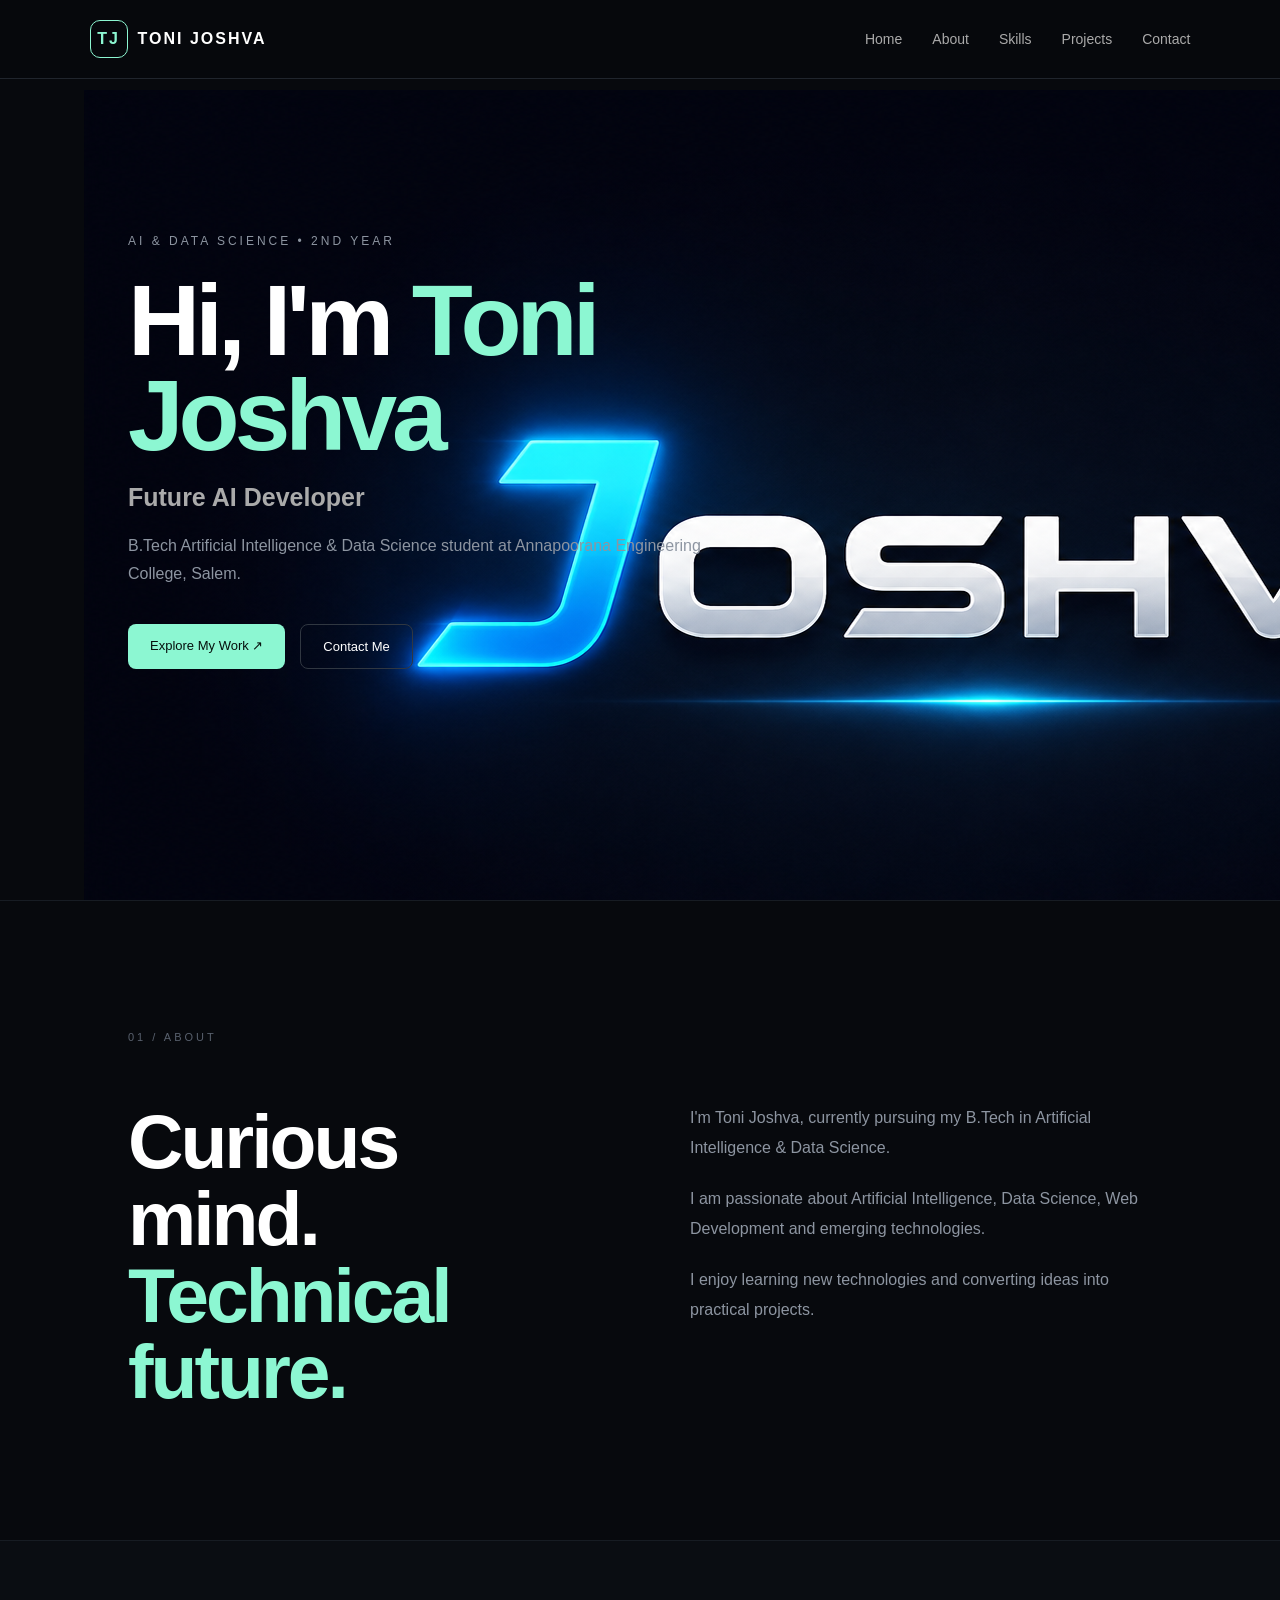
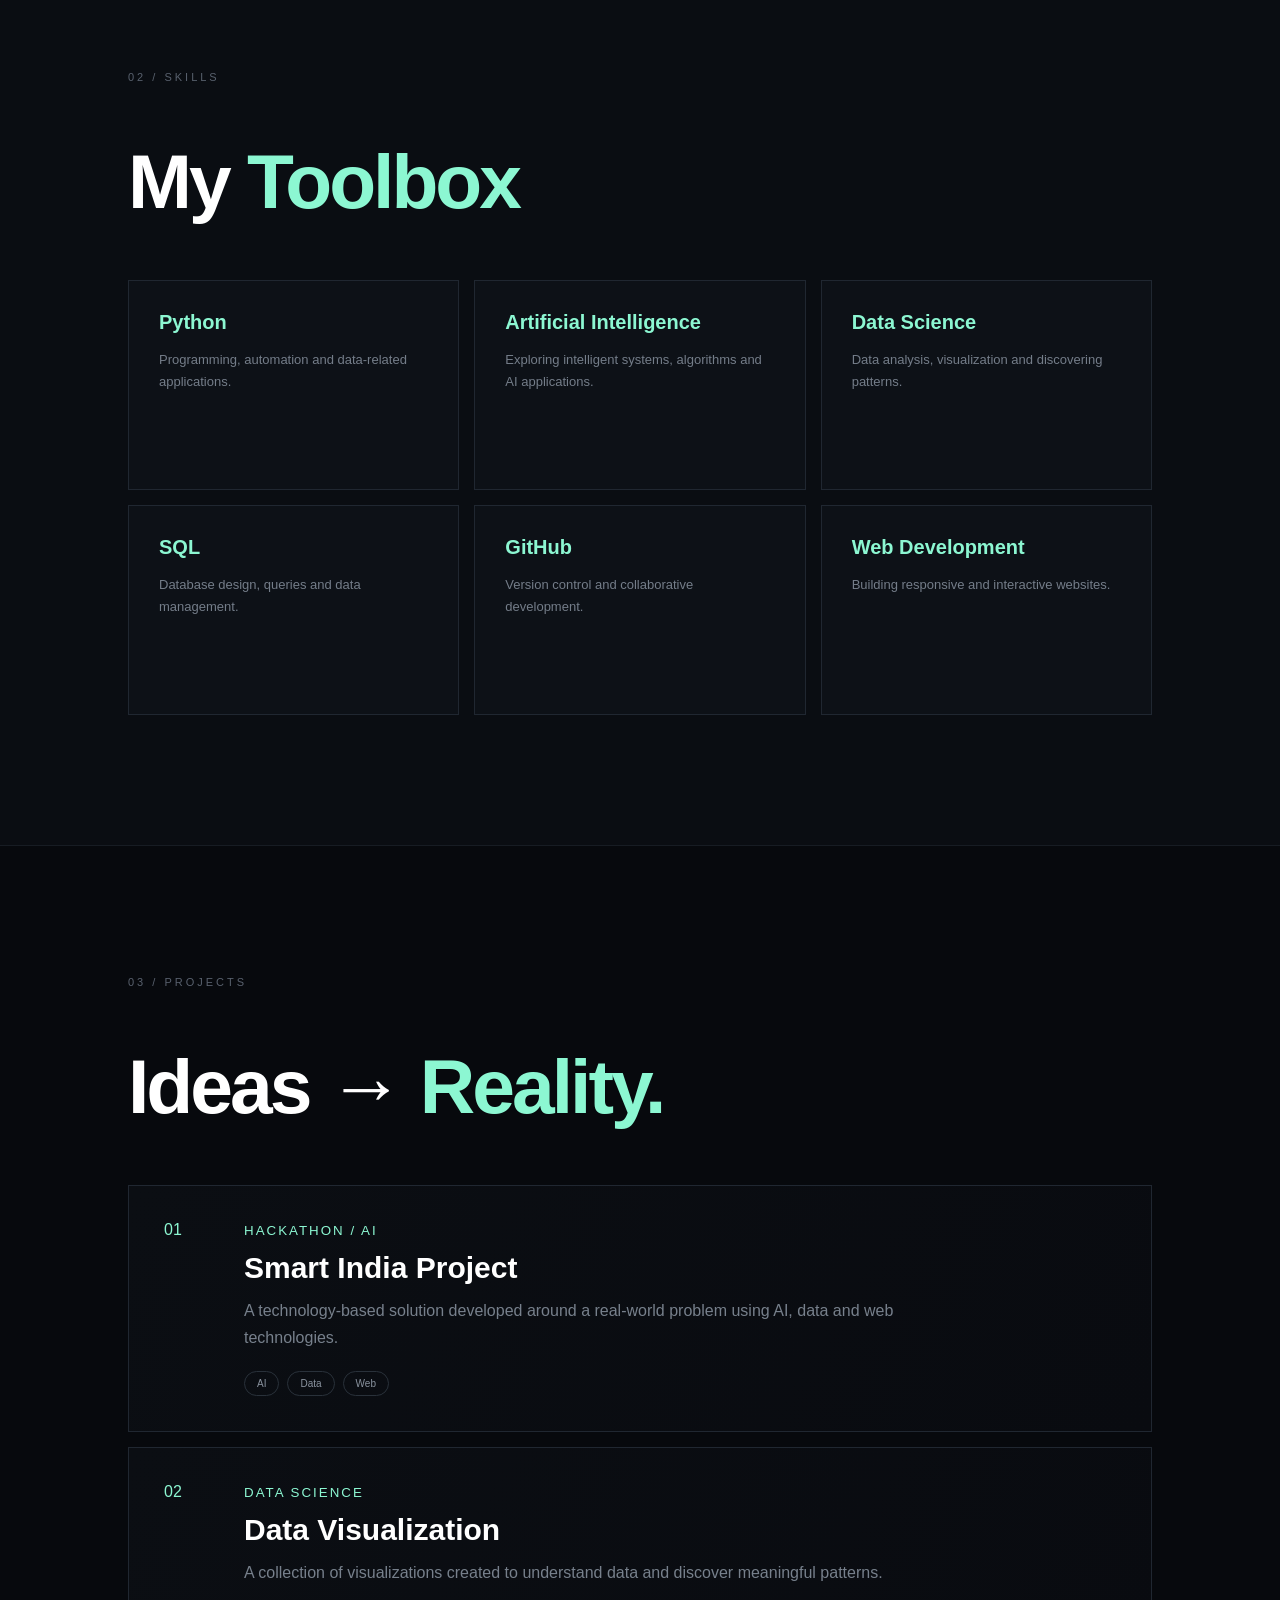
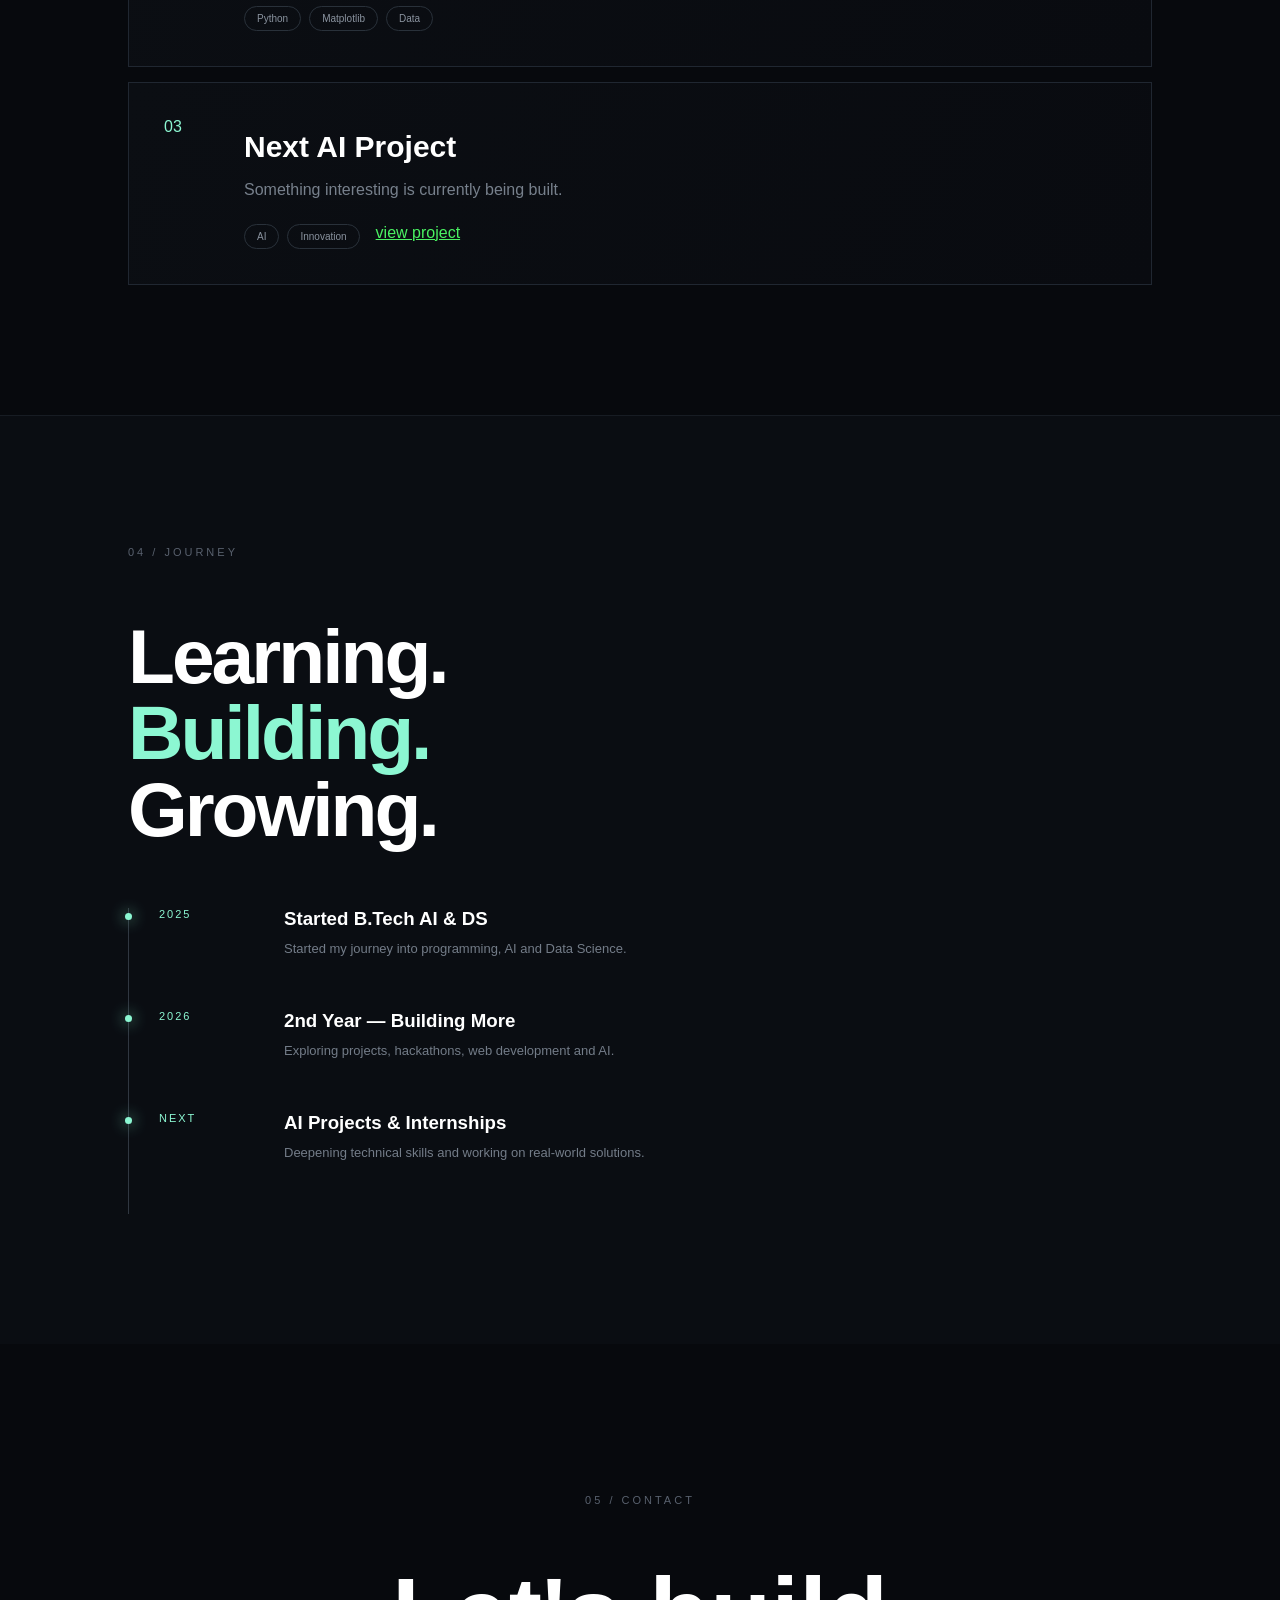
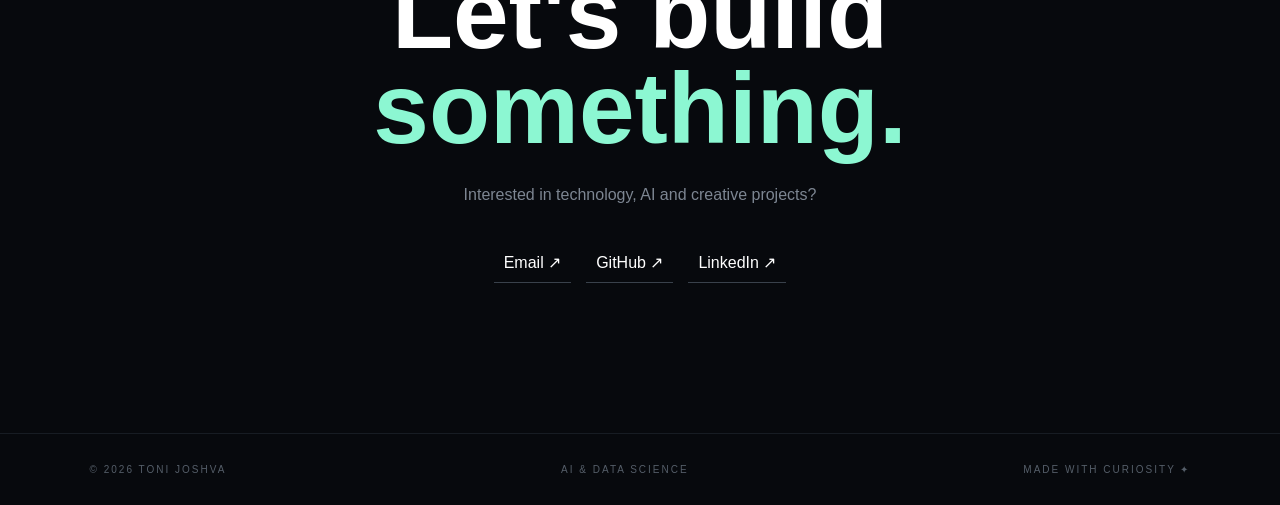
<file: index.html>
<!DOCTYPE html>
<html lang="en">
<head>
    <meta charset="UTF-8">
    <meta name="viewport" content="width=device-width, initial-scale=1.0">

    <title>Toni Joshva | AI & Data Science</title>

    <link rel="stylesheet" href="style.css">
    <link rel="icon" href="ChatGPT Image Aug 22, 2026, 09_42_36 PM.png">
</head>

<body>

    <!-- Navigation -->
    <nav class="navbar">
        <div class="logo">
            <span>TJ</span>
            TONI JOSHVA
        </div>

        <div class="nav-links">
            <a href="#home">Home</a>
            <a href="#about">About</a>
            <a href="#skills">Skills</a>
            <a href="#projects">Projects</a>
            <a href="#contact">Contact</a>
        </div>
    </nav>


    <!-- HERO SECTION -->
    <section id="home" class="hero">

        <div class="hero-content">

            <p class="small-title">
                AI & DATA SCIENCE • 2ND YEAR
            </p>

            <h1>
                Hi, I'm
                <span>Toni Joshva</span>
            </h1>

            <h2>
                Future AI Developer
            </h2>

            <p>
                B.Tech Artificial Intelligence & Data Science student
                at Annapoorana Engineering College, Salem.
            </p>

            <div class="buttons">
                <a href="#projects" class="btn primary">
                    Explore My Work ↗
                </a>

                <a href="#contact" class="btn secondary">
                    Contact Me
                </a>
            </div>

        </div>

        <div class="hero-orb">
            <div class="orb-text"><img src="ChatGPT Image Aug 22, 2026, 09_42_36 PM.png" alt=""></div>
        </div>

    </section>


    <!-- ABOUT -->
    <section id="about" class="section">

        <p class="section-number">01 / ABOUT</p>

        <div class="about-container">

            <div>
                <h2>
                    Curious mind.<br>
                    <span>Technical future.</span>
                </h2>
            </div>

            <div class="about-text">

                <p>
                    I'm Toni Joshva, currently pursuing my
                    B.Tech in Artificial Intelligence & Data Science.
                </p>

                <p>
                    I am passionate about Artificial Intelligence,
                    Data Science, Web Development and emerging
                    technologies.
                </p>

                <p>
                    I enjoy learning new technologies and converting
                    ideas into practical projects.
                </p>

            </div>

        </div>

    </section>


    <!-- SKILLS -->
    <section id="skills" class="section skills">

        <p class="section-number">02 / SKILLS</p>

        <h2>
            My <span>Toolbox</span>
        </h2>

        <div class="skills-grid">

            <div class="skill-card">
                <h3>Python</h3>
                <p>
                    Programming, automation and
                    data-related applications.
                </p>
            </div>

            <div class="skill-card">
                <h3>Artificial Intelligence</h3>
                <p>
                    Exploring intelligent systems,
                    algorithms and AI applications.
                </p>
            </div>

            <div class="skill-card">
                <h3>Data Science</h3>
                <p>
                    Data analysis, visualization
                    and discovering patterns.
                </p>
            </div>

            <div class="skill-card">
                <h3>SQL</h3>
                <p>
                    Database design, queries and
                    data management.
                </p>
            </div>

            <div class="skill-card">
                <h3>GitHub</h3>
                <p>
                    Version control and
                    collaborative development.
                </p>
            </div>

            <div class="skill-card">
                <h3>Web Development</h3>
                <p>
                    Building responsive and
                    interactive websites.
                </p>
            </div>

        </div>

    </section>


    <!-- PROJECTS -->
    <section id="projects" class="section">

        <p class="section-number">03 / PROJECTS</p>

        <h2>
            Ideas → <span>Reality.</span>
        </h2>

        <div class="projects">

            <div class="project-card">

                <div class="project-number">
                    01
                </div>

                <div>
                    <small>HACKATHON / AI</small>

                    <h3>
                        Smart India Project
                    </h3>

                    <p>
                        A technology-based solution developed
                        around a real-world problem using
                        AI, data and web technologies.
                    </p>

                    <div class="tags">
                        <span>AI</span>
                        <span>Data</span>
                        <span>Web</span>
                    </div>

                </div>

            </div>


            <div class="project-card">

                <div class="project-number">
                    02
                </div>

                <div>

                    <small>DATA SCIENCE</small>

                    <h3>
                        Data Visualization
                    </h3>

                    <p>
                        A collection of visualizations created
                        to understand data and discover
                        meaningful patterns.
                    </p>

                    <div class="tags">
                        <span>Python</span>
                        <span>Matplotlib</span>
                        <span>Data</span>
                    </div>

                </div>

            </div>


            <div class="project-card">

                <div class="project-number">
                    03
                </div>

                <div>

                    <small></small>

                    <h3>
                        Next AI Project
                    </h3>

                    <p>
                        Something interesting is currently
                        being built.
                    </p>

                    <div class="tags">
                        <span>AI</span>
                        <span>Innovation</span>
                        <br>
                        <a href="https://tonijoshva.github.io/flash%20card/" style="color: #4AF262;">view project</a>
                    </div>

                </div>

            </div>

        </div>

    </section>


    <!-- JOURNEY -->
    <section class="section journey">

        <p class="section-number">04 / JOURNEY</p>

        <h2>
            Learning.<br>
            <span>Building.</span><br>
            Growing.
        </h2>

        <div class="timeline">

            <div class="timeline-item">

                <span>2025</span>

                <div>
                    <h3>
                        Started B.Tech AI & DS
                    </h3>

                    <p>
                        Started my journey into
                        programming, AI and Data Science.
                    </p>
                </div>

            </div>


            <div class="timeline-item">

                <span>2026</span>

                <div>
                    <h3>
                        2nd Year — Building More
                    </h3>

                    <p>
                        Exploring projects, hackathons,
                        web development and AI.
                    </p>
                </div>

            </div>


            <div class="timeline-item">

                <span>NEXT</span>

                <div>
                    <h3>
                        AI Projects & Internships
                    </h3>

                    <p>
                        Deepening technical skills and
                        working on real-world solutions.
                    </p>
                </div>

            </div>

        </div>

    </section>


    <!-- CONTACT -->
    <section id="contact" class="contact">

        <p class="section-number">
            05 / CONTACT
        </p>

        <h2>
            Let's build<br>
            <span>something.</span>
        </h2>

        <p>
            Interested in technology, AI and
            creative projects?
        </p>

        <div class="contact-links">

            <a href="mailto:tonijoshvavijay10@gmail.com">
                Email ↗
            </a>

            <a href="https://github.com/"
               target="_blank">
                GitHub ↗
            </a>

            <a href="https://linkedin.com/"
               target="_blank">
                LinkedIn ↗
            </a>

        </div>

    </section>


    <!-- FOOTER -->
    <footer>

        <p>
            © 2026 TONI JOSHVA
        </p>

        <p>
            AI & DATA SCIENCE
        </p>

        <p>
            MADE WITH CURIOSITY ✦
        </p>

    </footer>


    <script src="script.js"></script>

</body>
</html>
</file>
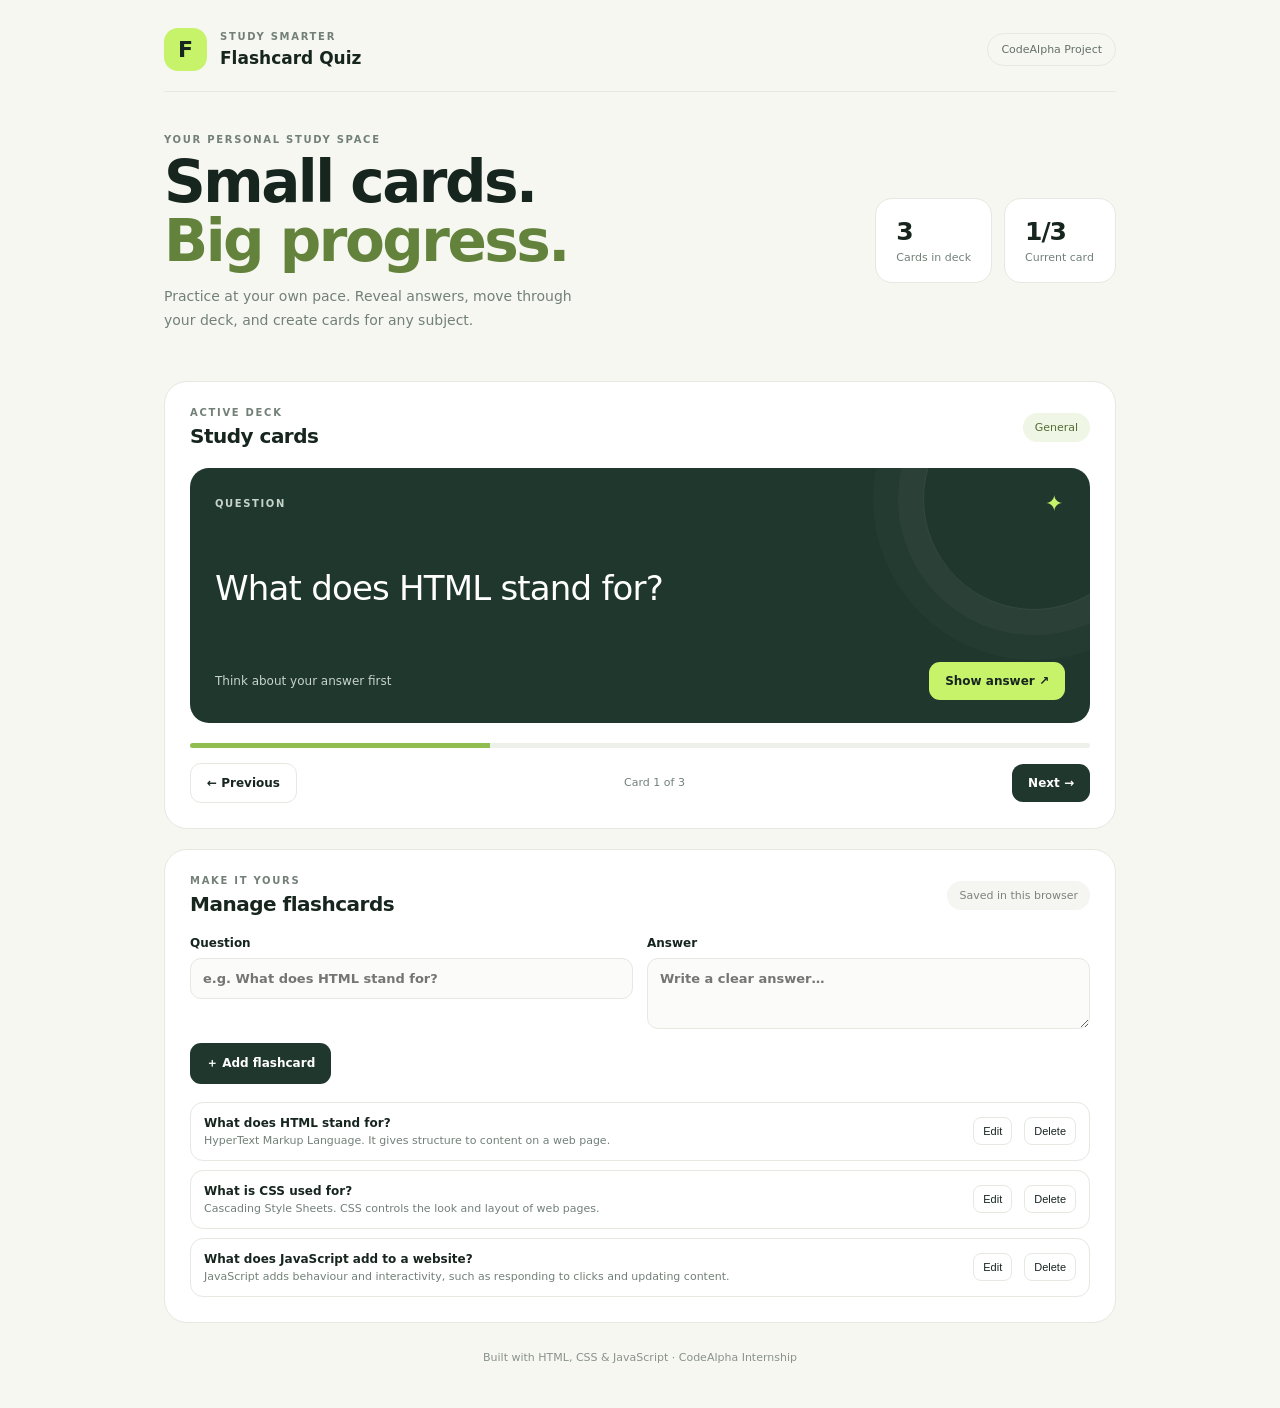
<file: flash card/index.html>
<!doctype html>
<html lang="en">
<head>
  <meta charset="utf-8">
  <meta name="viewport" content="width=device-width, initial-scale=1">
  <title>Flashcard Quiz | CodeAlpha</title>
  <link rel="stylesheet" href="style.css">
</head>
<body>
  <main class="app-shell">
    <header class="topbar">
      <div class="brand-mark">F</div>
      <div><p class="eyebrow">STUDY SMARTER</p><h1>Flashcard Quiz</h1></div>
      <span class="pill">CodeAlpha Project</span>
    </header>

    <section class="intro">
      <div>
        <p class="eyebrow">YOUR PERSONAL STUDY SPACE</p>
        <h2>Small cards.<br><span>Big progress.</span></h2>
        <p class="subtext">Practice at your own pace. Reveal answers, move through your deck, and create cards for any subject.</p>
      </div>
      <div class="stats">
        <div><strong id="cardCount">0</strong><span>Cards in deck</span></div>
        <div><strong id="position">0/0</strong><span>Current card</span></div>
      </div>
    </section>

    <section class="study-area">
      <div class="section-heading"><div><p class="eyebrow">ACTIVE DECK</p><h3>Study cards</h3></div><span id="categoryLabel" class="tag">General</span></div>
      <div class="flashcard" id="flashcard">
        <div class="card-top"><span id="sideLabel">QUESTION</span><span class="sparkle">✦</span></div>
        <div class="card-content"><p id="cardText">Loading your first card…</p></div>
        <div class="card-bottom"><span id="cardHint">Think about your answer first</span><button id="showAnswer" class="button button-light">Show answer ↗</button></div>
      </div>
      <div class="progress-track"><div id="progressBar"></div></div>
      <div class="nav-row">
        <button id="prevBtn" class="button button-outline">← Previous</button>
        <span id="navCount">Card 1 of 1</span>
        <button id="nextBtn" class="button button-dark">Next →</button>
      </div>
    </section>

    <section class="manage-area">
      <div class="section-heading"><div><p class="eyebrow">MAKE IT YOURS</p><h3>Manage flashcards</h3></div><span class="tag tag-soft">Saved in this browser</span></div>
      <form id="cardForm" class="editor">
        <label>Question<input id="questionInput" maxlength="240" placeholder="e.g. What does HTML stand for?" required></label>
        <label>Answer<textarea id="answerInput" maxlength="600" rows="3" placeholder="Write a clear answer…" required></textarea></label>
        <div class="form-actions"><button class="button button-dark" type="submit" id="saveBtn">＋ Add flashcard</button><button class="button button-outline" type="button" id="cancelEdit" hidden>Cancel edit</button></div>
      </form>
      <div id="manageList" class="manage-list"></div>
    </section>
    <footer>Built with HTML, CSS & JavaScript · CodeAlpha Internship</footer>
  </main>
  <script src="script.js"></script>
</body>
</html>
</file>
<file: style.css>
* {
    margin: 0;
    padding: 0;
    box-sizing: border-box;
}

html {
    scroll-behavior: smooth;
}

body {
    background: #07090d;
    color: #ffffff;
    font-family: Arial, sans-serif;
    overflow-x: hidden;
}


/* ================= NAVBAR ================= */

.navbar {
    position: fixed;
    top: 0;
    left: 0;
    width: 100%;

    display: flex;
    justify-content: space-between;
    align-items: center;

    padding: 20px 7%;

    background: rgba(7, 9, 13, 0.75);
    backdrop-filter: blur(15px);

    border-bottom: 1px solid #20252d;

    z-index: 1000;
}

.logo {
    display: flex;
    align-items: center;
    gap: 10px;

    font-weight: bold;
    letter-spacing: 2px;
}

.logo span {
    display: grid;
    place-items: center;

    width: 38px;
    height: 38px;

    border: 1px solid #8cf7d2;
    border-radius: 10px;

    color: #8cf7d2;
}

.nav-links {
    display: flex;
    gap: 30px;
}

.nav-links a {
    color: #aaa;
    text-decoration: none;
    font-size: 14px;

    transition: 0.3s;
}

.nav-links a:hover {
    color: #8cf7d2;
}


/* ================= HERO ================= */

.hero {
    min-height: 100vh;

    display: flex;
    align-items: center;

    padding: 150px 10%;

    position: relative;

    overflow: hidden;
}

.hero-content {
    max-width: 750px;

    position: relative;
    z-index: 5;

    animation: fadeUp 1.2s ease;
}

.small-title {
    color: #8cf7d2;

    letter-spacing: 3px;
    font-size: 12px;

    margin-bottom: 20px;
}

.hero h1 {
    font-size: clamp(50px, 8vw, 100px);

    line-height: 0.95;

    margin-bottom: 20px;

    letter-spacing: -5px;
}

.hero h1 span {
    color: #8cf7d2;
}

.hero h2 {
    font-size: 25px;
    color: #aaa;

    margin-bottom: 20px;
}

.hero p {
    color: #8d95a1;

    max-width: 600px;

    line-height: 1.8;
}

.buttons {
    display: flex;
    gap: 15px;

    margin-top: 35px;
}

.btn {
    padding: 14px 22px;

    text-decoration: none;

    border-radius: 8px;

    font-size: 13px;

    transition: 0.3s;
}

.primary {
    background: #8cf7d2;
    color: #06100d;
}

.primary:hover {
    transform: translateY(-5px);

    box-shadow:
        0 15px 40px rgba(140, 247, 210, 0.2);
}

.secondary {
    color: white;

    border: 1px solid #303741;
}

.secondary:hover {
    border-color: #8cf7d2;
}


/* ================= ORB ================= */

.hero-orb {
    position: absolute;

    right: 70%;
    top: 10%;

    width: 300px;
    height: 300px;

    border-radius: 50%;

    background:
        radial-gradient(
            circle,
            rgba(140, 247, 210, 0.2),
            transparent 65%
        );

    animation: floating 6s ease-in-out infinite;
}

.orb-text {
    position: absolute;

    inset: 0;

    display: grid;
    place-items: center;

    font-size: 80px;
    font-weight: bold;

    color: #8cf7d2;

    text-shadow:
        0 0 40px rgba(140, 247, 210, 0.5);
}


/* ================= SECTIONS ================= */

.section {
    padding: 130px 10%;

    border-top: 1px solid #171c23;
}

.section-number {
    color: #59616e;

    font-size: 11px;

    letter-spacing: 3px;

    margin-bottom: 60px;
}

.section h2 {
    font-size: clamp(45px, 6vw, 80px);

    line-height: 1;

    letter-spacing: -3px;
}

.section h2 span {
    color: #8cf7d2;
}


/* ================= ABOUT ================= */

.about-container {
    display: grid;

    grid-template-columns: 1fr 1fr;

    gap: 100px;
}

.about-text {
    color: #8d95a1;

    line-height: 1.9;
}

.about-text p {
    margin-bottom: 20px;
}


/* ================= SKILLS ================= */

.skills {
    background: #0a0d12;
}

.skills-grid {
    margin-top: 60px;

    display: grid;

    grid-template-columns:
        repeat(3, 1fr);

    gap: 15px;
}

.skill-card {
    padding: 30px;

    min-height: 210px;

    border: 1px solid #202731;

    background: #0d1117;

    transition: 0.4s;
}

.skill-card:hover {
    transform: translateY(-8px);

    border-color: #8cf7d2;

    box-shadow:
        0 20px 50px rgba(140, 247, 210, 0.05);
}

.skill-card h3 {
    color: #8cf7d2;

    margin-bottom: 15px;

    font-size: 20px;
}

.skill-card p {
    color: #747d89;

    line-height: 1.7;

    font-size: 13px;
}


/* ================= PROJECTS ================= */

.projects {
    margin-top: 60px;

    display: grid;

    gap: 15px;
}

.project-card {
    padding: 35px;

    display: grid;

    grid-template-columns: 60px 1fr;

    gap: 20px;

    border: 1px solid #202731;

    background:
        linear-gradient(
            120deg,
            #0b0e13,
            #090b10
        );

    transition: 0.4s;
}

.project-card:hover {
    transform: translateX(8px);

    border-color: #8cf7d2;
}

.project-number {
    color: #8cf7d2;
}

.project-card small {
    color: #8cf7d2;

    letter-spacing: 2px;
}

.project-card h3 {
    font-size: 30px;

    margin: 12px 0;
}

.project-card p {
    color: #77808c;

    max-width: 650px;

    line-height: 1.7;
}

.tags {
    display: flex;

    gap: 8px;

    margin-top: 20px;
}

.tags span {
    padding: 6px 12px;

    border: 1px solid #29313a;

    border-radius: 20px;

    font-size: 10px;

    color: #8a939f;
}


/* ================= JOURNEY ================= */

.journey {
    background: #0a0d12;
}

.timeline {
    margin-top: 60px;

    border-left: 1px solid #303741;
}

.timeline-item {
    display: grid;

    grid-template-columns: 100px 1fr;

    gap: 25px;

    padding: 0 0 50px 30px;

    position: relative;
}

.timeline-item::before {
    content: "";

    position: absolute;

    left: -4px;

    top: 5px;

    width: 7px;
    height: 7px;

    background: #8cf7d2;

    border-radius: 50%;

    box-shadow:
        0 0 15px #8cf7d2;
}

.timeline-item span {
    color: #8cf7d2;

    font-size: 11px;

    letter-spacing: 2px;
}

.timeline-item h3 {
    margin-bottom: 8px;
}

.timeline-item p {
    color: #737c88;

    line-height: 1.7;

    font-size: 13px;
}


/* ================= CONTACT ================= */

.contact {
    text-align: center;

    padding: 150px 10%;
}

.contact h2 {
    font-size: clamp(55px, 8vw, 100px);

    line-height: .95;
}

.contact h2 span {
    color: #8cf7d2;
}

.contact > p:not(.section-number) {
    color: #7d8692;

    margin: 25px auto;

    max-width: 500px;

    line-height: 1.7;
}

.contact-links {
    display: flex;

    justify-content: center;

    gap: 15px;

    margin-top: 35px;
}

.contact-links a {
    color: white;

    text-decoration: none;

    border-bottom: 1px solid #39414b;

    padding: 10px;

    transition: 0.3s;
}

.contact-links a:hover {
    color: #8cf7d2;

    border-color: #8cf7d2;
}


/* ================= FOOTER ================= */

footer {
    border-top: 1px solid #171c23;

    padding: 30px 7%;

    display: flex;

    justify-content: space-between;

    color: #555e69;

    font-size: 10px;

    letter-spacing: 2px;
}


/* ================= ANIMATIONS ================= */

@keyframes fadeUp {

    from {
        opacity: 0;
        transform: translateY(40px);
    }

    to {
        opacity: 1;
        transform: translateY(0);
    }

}

@keyframes floating {

    0%,
    100% {
        transform: translateY(0);
    }

    50% {
        transform: translateY(-30px);
    }

}


/* ================= MOBILE ================= */

@media (max-width: 800px) {

    .nav-links {
        display: none;
    }

    .hero {
        padding: 130px 7%;
    }

    .hero-orb {
        opacity: 0.4;

        right: -100px;
    }

    .about-container {
        grid-template-columns: 1fr;

        gap: 40px;
    }

    .skills-grid {
        grid-template-columns: 1fr;
    }

    .project-card {
        grid-template-columns: 40px 1fr;
    }

    footer {
        flex-direction: column;

        gap: 15px;

        text-align: center;
    }

}
</file>
<file: flash card/style.css>
:root{--ink:#17251f;--muted:#728079;--green:#c7f36b;--paper:#f6f7f1;--white:#fff;--line:#e5e9e1;--dark:#20372e}*{box-sizing:border-box}body{margin:0;background:var(--paper);color:var(--ink);font-family:Inter,ui-sans-serif,system-ui,-apple-system,BlinkMacSystemFont,"Segoe UI",sans-serif}.app-shell{max-width:1000px;margin:0 auto;padding:28px 24px 36px}.topbar{display:flex;align-items:center;gap:13px;border-bottom:1px solid var(--line);padding-bottom:20px}.brand-mark{width:43px;height:43px;border-radius:14px;background:var(--green);display:grid;place-items:center;font-size:22px;font-weight:900}.eyebrow{font-size:10px;font-weight:800;letter-spacing:1.7px;color:#738078;margin:0 0 6px}.topbar h1{font-size:17px;margin:0}.pill{margin-left:auto;border:1px solid var(--line);border-radius:30px;padding:9px 13px;font-size:11px;color:#637168}.intro{display:flex;align-items:center;justify-content:space-between;gap:30px;padding:42px 0 34px}.intro h2{font-size:clamp(36px,6vw,58px);line-height:1.02;letter-spacing:-2.5px;margin:8px 0 14px}.intro h2 span{color:#63833c}.subtext{color:var(--muted);line-height:1.7;max-width:440px;font-size:14px}.stats{display:flex;gap:12px}.stats div{background:#fff;border:1px solid var(--line);padding:18px 20px;border-radius:17px;min-width:112px}.stats strong{display:block;font-size:25px;letter-spacing:-1px}.stats span{display:block;color:var(--muted);font-size:11px;margin-top:5px}.study-area,.manage-area{background:white;border:1px solid var(--line);border-radius:23px;padding:25px;margin-bottom:20px}.section-heading{display:flex;justify-content:space-between;align-items:center;margin-bottom:20px}.section-heading h3{font-size:20px;margin:0;letter-spacing:-.5px}.tag{font-size:11px;background:#eff6e5;border-radius:30px;padding:8px 12px;color:#536c35}.tag-soft{background:#f5f6f2;color:#7a847e}.flashcard{min-height:255px;background:#20372e;color:white;border-radius:19px;padding:23px 25px;display:flex;flex-direction:column;justify-content:space-between;overflow:hidden;position:relative}.flashcard:after{content:"";position:absolute;width:220px;height:220px;border:1px solid #ffffff16;border-radius:50%;right:-55px;top:-80px;box-shadow:0 0 0 25px #ffffff08,0 0 0 50px #ffffff05;pointer-events:none}.card-top,.card-bottom{display:flex;justify-content:space-between;align-items:center;gap:12px;position:relative;z-index:1}.card-top{font-size:10px;letter-spacing:1.6px;color:#c7d4ca;font-weight:800}.sparkle{color:var(--green);font-size:22px}.card-content{max-width:680px;position:relative;z-index:1}.card-content p{font-size:clamp(22px,3.5vw,34px);line-height:1.35;letter-spacing:-.8px;margin:25px 0}.card-bottom{color:#c7d4ca;font-size:12px}.button{border:0;border-radius:11px;padding:12px 16px;font:inherit;font-size:12px;font-weight:750;cursor:pointer;transition:transform .15s,opacity .15s}.button:hover{transform:translateY(-1px)}.button:focus-visible,input:focus-visible,textarea:focus-visible{outline:3px solid #9bc85c;outline-offset:2px}.button-light{background:var(--green);color:var(--ink)}.button-dark{background:var(--dark);color:white}.button-outline{background:white;border:1px solid var(--line);color:var(--ink)}.progress-track{height:5px;background:#edf0e9;border-radius:8px;margin:20px 0 15px;overflow:hidden}.progress-track div{height:100%;width:0;background:#90bd50;transition:width .2s}.nav-row{display:flex;align-items:center;justify-content:space-between;gap:10px}.nav-row span{font-size:11px;color:var(--muted)}.editor{display:grid;grid-template-columns:1fr 1fr;gap:14px}.editor label{font-size:12px;font-weight:750;display:flex;flex-direction:column;gap:8px}.editor input,.editor textarea{width:100%;border:1px solid var(--line);background:#fbfcf9;border-radius:11px;padding:12px;font:inherit;font-size:13px;resize:vertical;color:var(--ink)}.form-actions{grid-column:1/-1;display:flex;gap:9px}.manage-list{display:grid;gap:9px;margin-top:18px}.manage-item{display:flex;gap:12px;align-items:center;border:1px solid var(--line);padding:13px;border-radius:13px}.manage-item .item-copy{flex:1;min-width:0}.manage-item strong{font-size:12px;display:block;white-space:nowrap;overflow:hidden;text-overflow:ellipsis}.manage-item small{font-size:11px;color:var(--muted);display:block;margin-top:4px}.mini-btn{border:1px solid var(--line);background:white;border-radius:8px;padding:7px 9px;font-size:11px;cursor:pointer;color:var(--ink)}.empty{font-size:12px;color:var(--muted);padding:8px 0}footer{text-align:center;color:#89928b;font-size:11px;padding:8px}button[hidden]{display:none}@media(max-width:650px){.app-shell{padding:18px 13px}.intro{display:block;padding:30px 0 24px}.stats{margin-top:20px}.stats div{flex:1}.study-area,.manage-area{padding:17px}.editor{grid-template-columns:1fr}.form-actions{grid-column:auto}.card-bottom{align-items:flex-start;flex-direction:column}.pill{display:none}.nav-row .button{padding:11px 10px}.nav-row span{font-size:10px}.manage-item{flex-wrap:wrap}}
</file>
